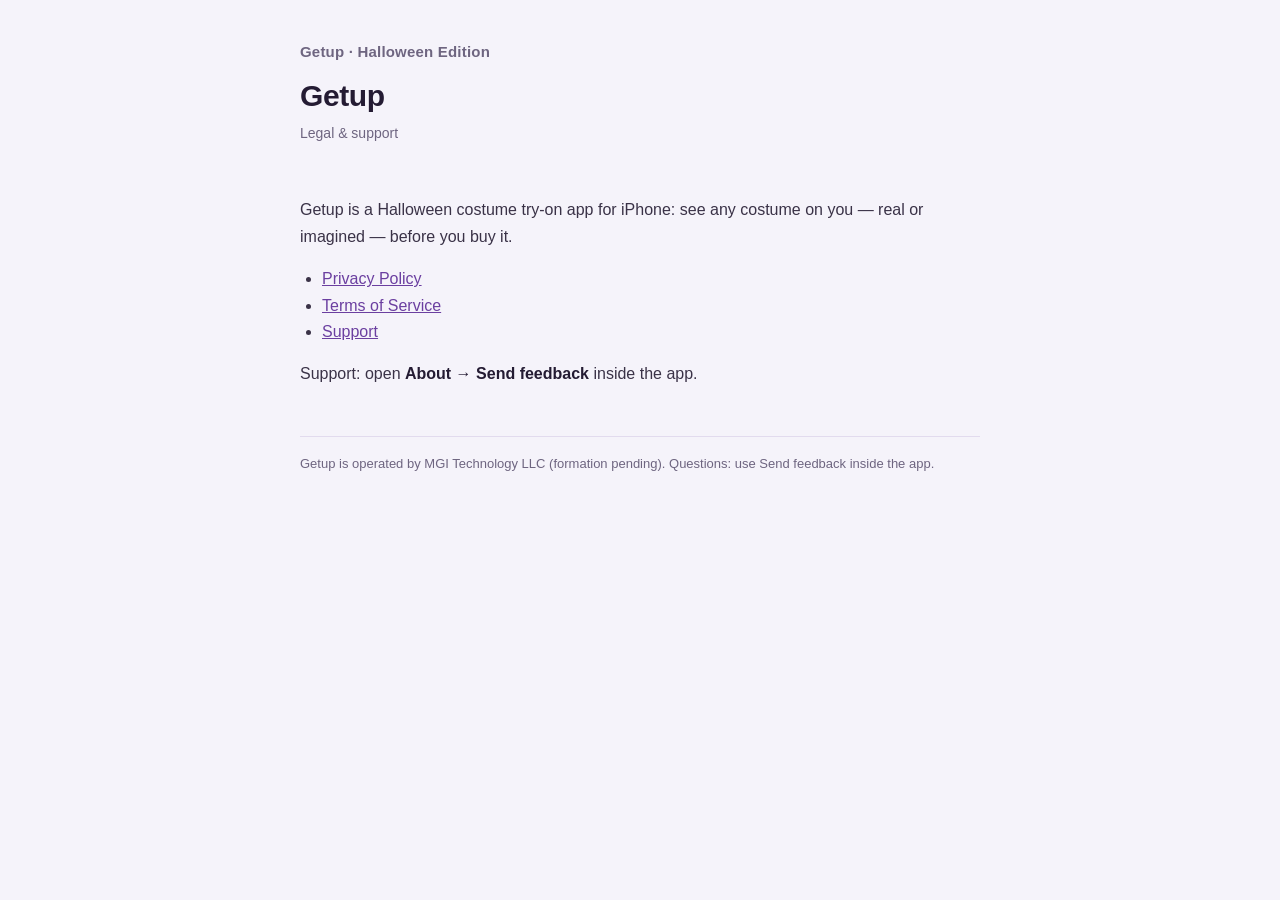
<file: index.html>
<!DOCTYPE html>
<html lang="en">
<head>
<meta charset="utf-8">
<meta name="viewport" content="width=device-width, initial-scale=1">
<title>Getup — Getup</title>
<link rel="stylesheet" href="style.css">
</head>
<body>
<main>
<header>
<div class="brand"><a href="index.html">Getup</a> · Halloween Edition</div>
<h1>Getup</h1>
<div class="date">Legal &amp; support</div>
</header>
<p>Getup is a Halloween costume try-on app for iPhone: see any costume on
you — real or imagined — before you buy it.</p>
<ul>
<li><a href="privacy.html">Privacy Policy</a></li>
<li><a href="terms.html">Terms of Service</a></li>
<li><a href="support.html">Support</a></li>
</ul>
<p>Support: open <strong>About → Send feedback</strong> inside the app.</p>
</main>
<footer>Getup is operated by MGI Technology LLC (formation pending). Questions: use Send feedback inside the app.</footer>
</body>
</html>
</file>
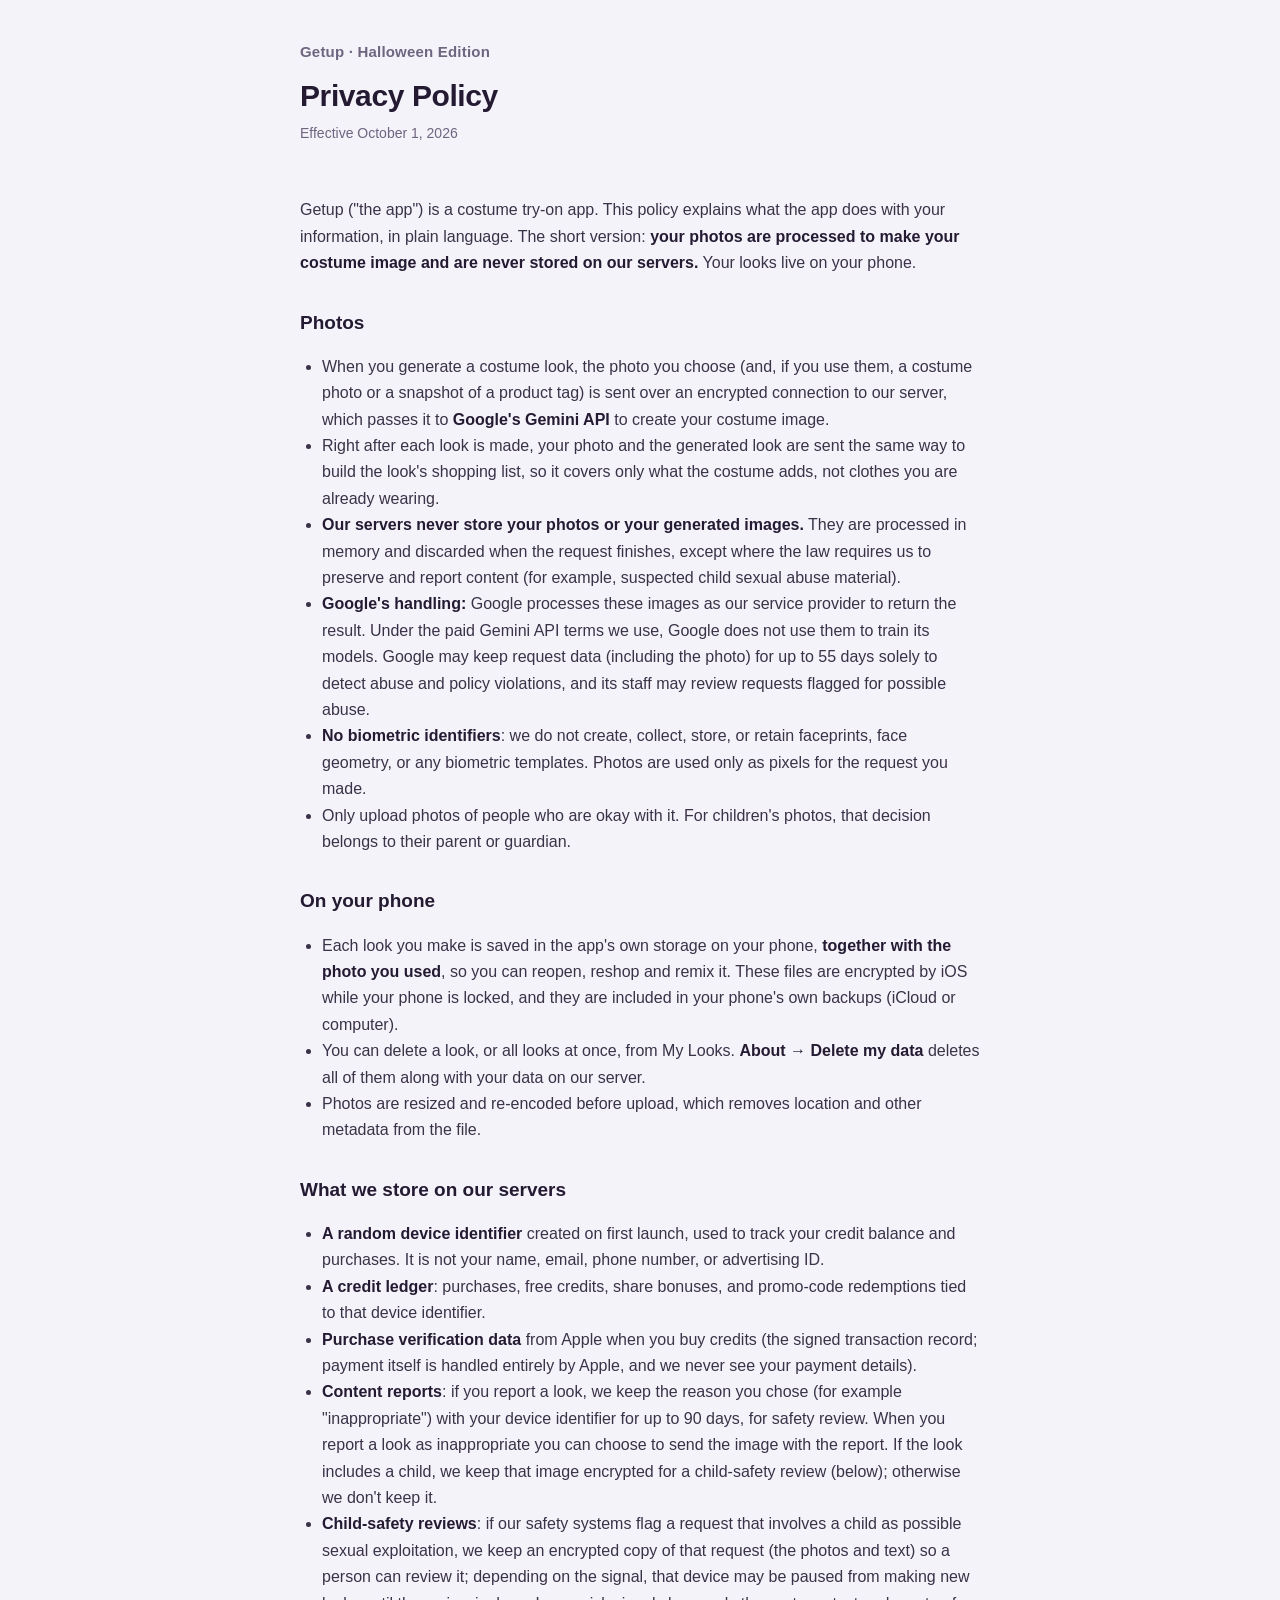
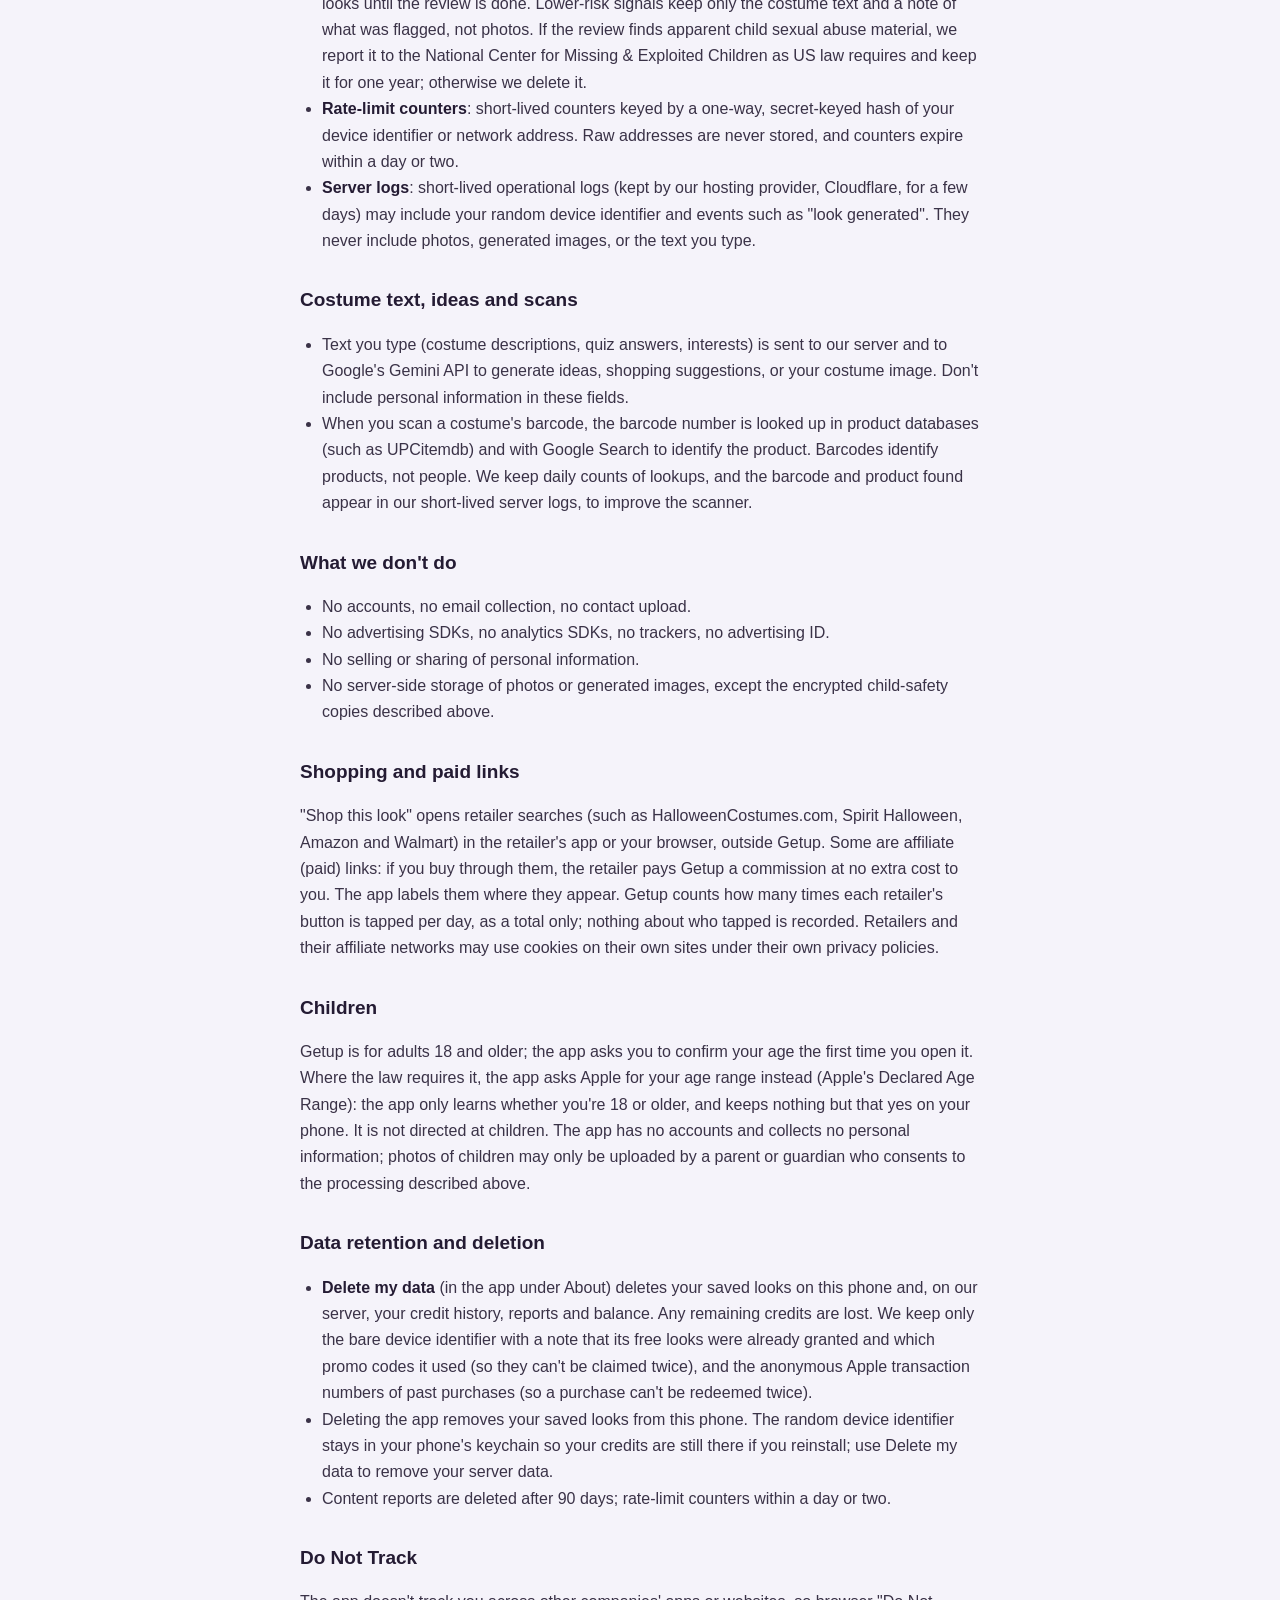
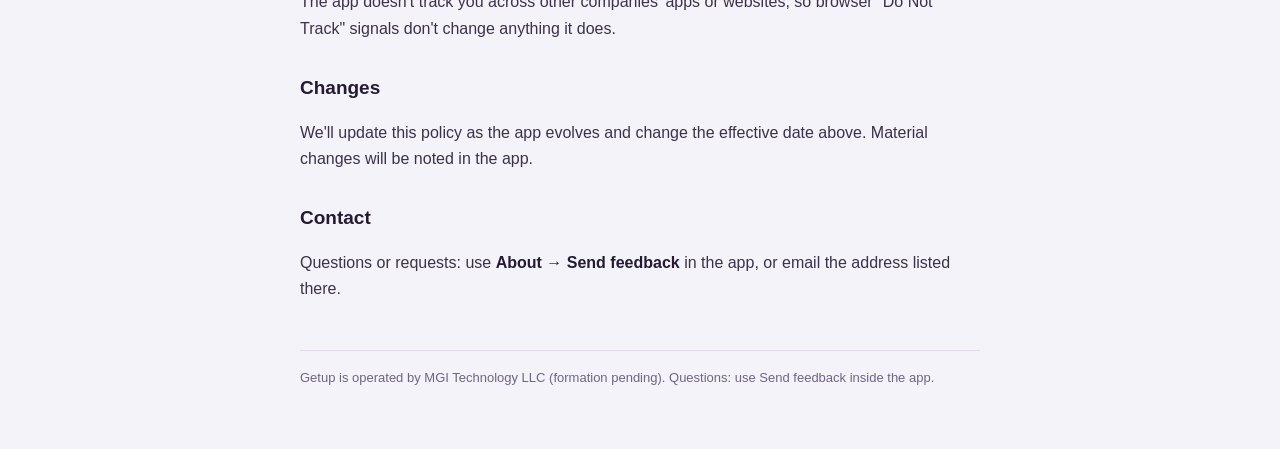
<file: privacy.html>
<!DOCTYPE html>
<html lang="en">
<head>
<meta charset="utf-8">
<meta name="viewport" content="width=device-width, initial-scale=1">
<title>Privacy Policy — Getup</title>
<link rel="stylesheet" href="style.css">
</head>
<body>
<main>
<header>
<div class="brand"><a href="index.html">Getup</a> · Halloween Edition</div>
<h1>Privacy Policy</h1>
<div class="date">Effective October 1, 2026</div>
</header>
<p>Getup ("the app") is a costume try-on app. This policy explains what the app does with your information, in plain language. The short version: <strong>your photos are processed to make your costume image and are never stored on our servers.</strong> Your looks live on your phone.</p>
<h2>Photos</h2>
<ul>
<li>When you generate a costume look, the photo you choose (and, if you use them, a costume photo or a snapshot of a product tag) is sent over an encrypted connection to our server, which passes it to <strong>Google's Gemini API</strong> to create your costume image.</li>
<li>Right after each look is made, your photo and the generated look are sent the same way to build the look's shopping list, so it covers only what the costume adds, not clothes you are already wearing.</li>
<li><strong>Our servers never store your photos or your generated images.</strong> They are processed in memory and discarded when the request finishes, except where the law requires us to preserve and report content (for example, suspected child sexual abuse material).</li>
<li><strong>Google's handling:</strong> Google processes these images as our service provider to return the result. Under the paid Gemini API terms we use, Google does not use them to train its models. Google may keep request data (including the photo) for up to 55 days solely to detect abuse and policy violations, and its staff may review requests flagged for possible abuse.</li>
<li><strong>No biometric identifiers</strong>: we do not create, collect, store, or retain faceprints, face geometry, or any biometric templates. Photos are used only as pixels for the request you made.</li>
<li>Only upload photos of people who are okay with it. For children's photos, that decision belongs to their parent or guardian.</li>
</ul>
<h2>On your phone</h2>
<ul>
<li>Each look you make is saved in the app's own storage on your phone, <strong>together with the photo you used</strong>, so you can reopen, reshop and remix it. These files are encrypted by iOS while your phone is locked, and they are included in your phone's own backups (iCloud or computer).</li>
<li>You can delete a look, or all looks at once, from My Looks. <strong>About → Delete my data</strong> deletes all of them along with your data on our server.</li>
<li>Photos are resized and re-encoded before upload, which removes location and other metadata from the file.</li>
</ul>
<h2>What we store on our servers</h2>
<ul>
<li><strong>A random device identifier</strong> created on first launch, used to track your credit balance and purchases. It is not your name, email, phone number, or advertising ID.</li>
<li><strong>A credit ledger</strong>: purchases, free credits, share bonuses, and promo-code redemptions tied to that device identifier.</li>
<li><strong>Purchase verification data</strong> from Apple when you buy credits (the signed transaction record; payment itself is handled entirely by Apple, and we never see your payment details).</li>
<li><strong>Content reports</strong>: if you report a look, we keep the reason you chose (for example "inappropriate") with your device identifier for up to 90 days, for safety review. When you report a look as inappropriate you can choose to send the image with the report. If the look includes a child, we keep that image encrypted for a child-safety review (below); otherwise we don't keep it.</li>
<li><strong>Child-safety reviews</strong>: if our safety systems flag a request that involves a child as possible sexual exploitation, we keep an encrypted copy of that request (the photos and text) so a person can review it; depending on the signal, that device may be paused from making new looks until the review is done. Lower-risk signals keep only the costume text and a note of what was flagged, not photos. If the review finds apparent child sexual abuse material, we report it to the National Center for Missing &amp; Exploited Children as US law requires and keep it for one year; otherwise we delete it.</li>
<li><strong>Rate-limit counters</strong>: short-lived counters keyed by a one-way, secret-keyed hash of your device identifier or network address. Raw addresses are never stored, and counters expire within a day or two.</li>
<li><strong>Server logs</strong>: short-lived operational logs (kept by our hosting provider, Cloudflare, for a few days) may include your random device identifier and events such as "look generated". They never include photos, generated images, or the text you type.</li>
</ul>
<h2>Costume text, ideas and scans</h2>
<ul>
<li>Text you type (costume descriptions, quiz answers, interests) is sent to our server and to Google's Gemini API to generate ideas, shopping suggestions, or your costume image. Don't include personal information in these fields.</li>
<li>When you scan a costume's barcode, the barcode number is looked up in product databases (such as UPCitemdb) and with Google Search to identify the product. Barcodes identify products, not people. We keep daily counts of lookups, and the barcode and product found appear in our short-lived server logs, to improve the scanner.</li>
</ul>
<h2>What we don't do</h2>
<ul>
<li>No accounts, no email collection, no contact upload.</li>
<li>No advertising SDKs, no analytics SDKs, no trackers, no advertising ID.</li>
<li>No selling or sharing of personal information.</li>
<li>No server-side storage of photos or generated images, except the encrypted child-safety copies described above.</li>
</ul>
<h2>Shopping and paid links</h2>
<p>"Shop this look" opens retailer searches (such as HalloweenCostumes.com, Spirit Halloween, Amazon and Walmart) in the retailer's app or your browser, outside Getup. Some are affiliate (paid) links: if you buy through them, the retailer pays Getup a commission at no extra cost to you. The app labels them where they appear. Getup counts how many times each retailer's button is tapped per day, as a total only; nothing about who tapped is recorded. Retailers and their affiliate networks may use cookies on their own sites under their own privacy policies.</p>
<h2>Children</h2>
<p>Getup is for adults 18 and older; the app asks you to confirm your age the first time you open it. Where the law requires it, the app asks Apple for your age range instead (Apple's Declared Age Range): the app only learns whether you're 18 or older, and keeps nothing but that yes on your phone. It is not directed at children. The app has no accounts and collects no personal information; photos of children may only be uploaded by a parent or guardian who consents to the processing described above.</p>
<h2>Data retention and deletion</h2>
<ul>
<li><strong>Delete my data</strong> (in the app under About) deletes your saved looks on this phone and, on our server, your credit history, reports and balance. Any remaining credits are lost. We keep only the bare device identifier with a note that its free looks were already granted and which promo codes it used (so they can't be claimed twice), and the anonymous Apple transaction numbers of past purchases (so a purchase can't be redeemed twice).</li>
<li>Deleting the app removes your saved looks from this phone. The random device identifier stays in your phone's keychain so your credits are still there if you reinstall; use Delete my data to remove your server data.</li>
<li>Content reports are deleted after 90 days; rate-limit counters within a day or two.</li>
</ul>
<h2>Do Not Track</h2>
<p>The app doesn't track you across other companies' apps or websites, so browser "Do Not Track" signals don't change anything it does.</p>
<h2>Changes</h2>
<p>We'll update this policy as the app evolves and change the effective date above. Material changes will be noted in the app.</p>
<h2>Contact</h2>
<p>Questions or requests: use <strong>About → Send feedback</strong> in the app, or email the address listed there.</p>
</main>
<footer>Getup is operated by MGI Technology LLC (formation pending). Questions: use Send feedback inside the app.</footer>
</body>
</html>
</file>
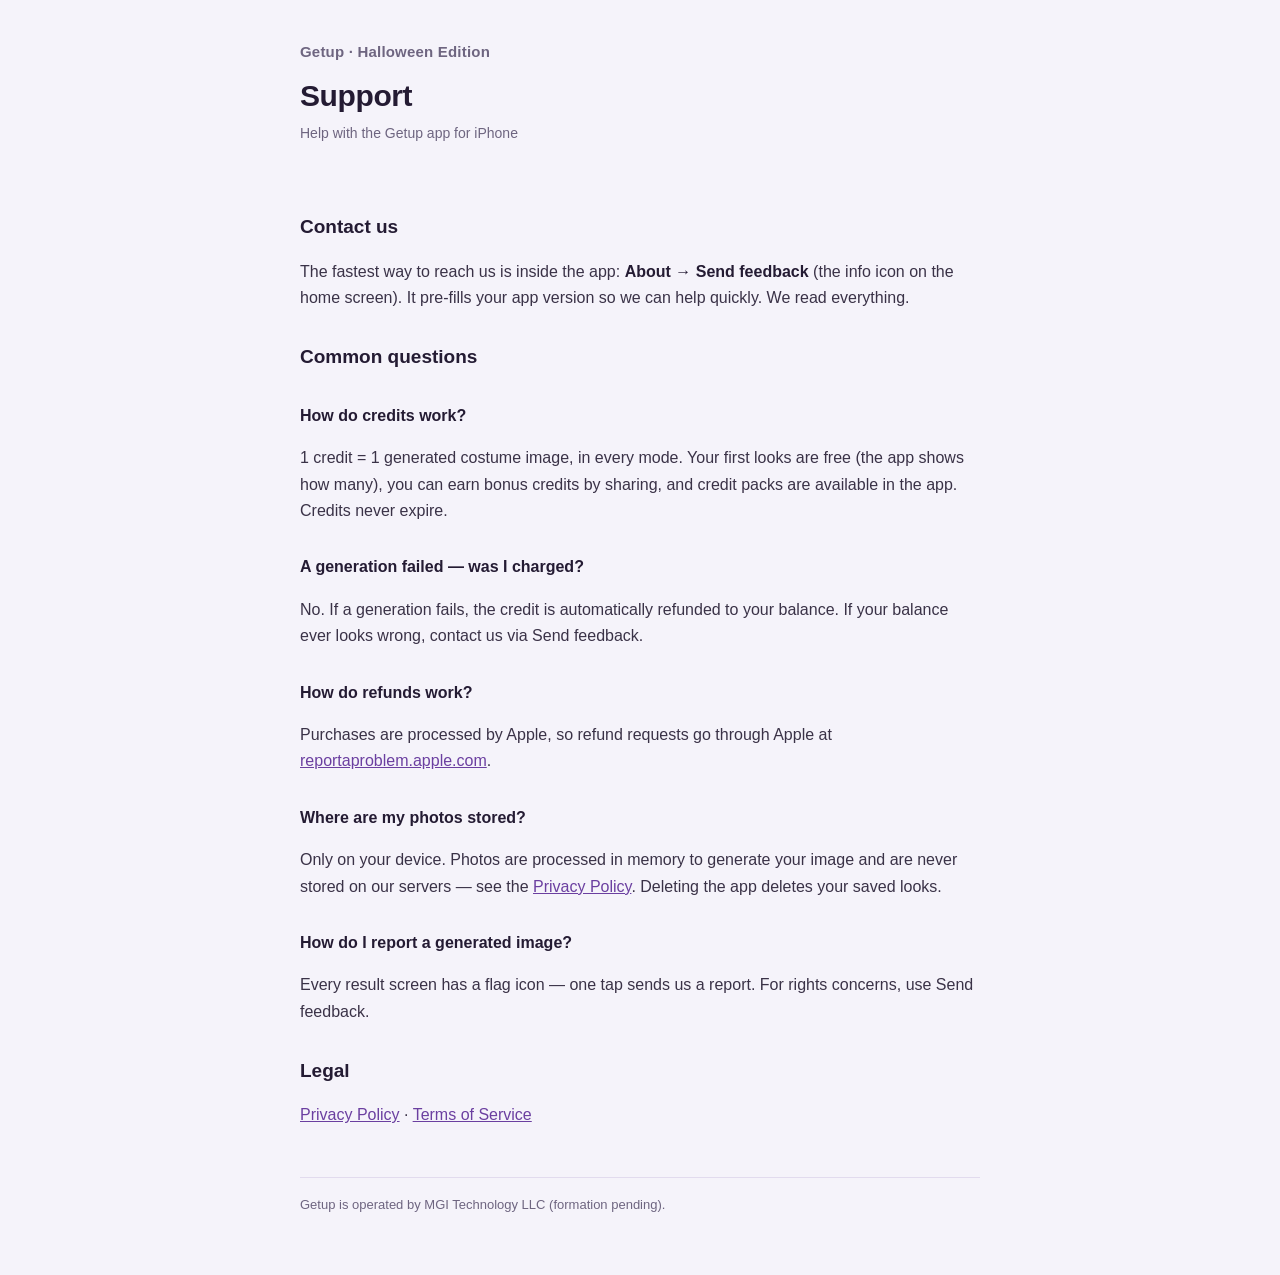
<file: support.html>
<!DOCTYPE html>
<html lang="en">
<head>
<meta charset="utf-8">
<meta name="viewport" content="width=device-width, initial-scale=1">
<title>Support — Getup</title>
<link rel="stylesheet" href="style.css">
</head>
<body>
<main>
<header>
<div class="brand"><a href="index.html">Getup</a> · Halloween Edition</div>
<h1>Support</h1>
<div class="date">Help with the Getup app for iPhone</div>
</header>

<h2>Contact us</h2>
<p>The fastest way to reach us is inside the app: <strong>About → Send
feedback</strong> (the info icon on the home screen). It pre-fills your app
version so we can help quickly. We read everything.</p>

<h2>Common questions</h2>

<h2 style="font-size:16px">How do credits work?</h2>
<p>1 credit = 1 generated costume image, in every mode. Your first looks
are free (the app shows how many), you can earn bonus credits by sharing,
and credit packs are available in the app. Credits never expire.</p>

<h2 style="font-size:16px">A generation failed — was I charged?</h2>
<p>No. If a generation fails, the credit is automatically refunded to your
balance. If your balance ever looks wrong, contact us via Send feedback.</p>

<h2 style="font-size:16px">How do refunds work?</h2>
<p>Purchases are processed by Apple, so refund requests go through Apple at
<a href="https://reportaproblem.apple.com">reportaproblem.apple.com</a>.</p>

<h2 style="font-size:16px">Where are my photos stored?</h2>
<p>Only on your device. Photos are processed in memory to generate your
image and are never stored on our servers — see the
<a href="privacy.html">Privacy Policy</a>. Deleting the app deletes your
saved looks.</p>

<h2 style="font-size:16px">How do I report a generated image?</h2>
<p>Every result screen has a flag icon — one tap sends us a report. For
rights concerns, use Send feedback.</p>

<h2>Legal</h2>
<p><a href="privacy.html">Privacy Policy</a> · <a href="terms.html">Terms of
Service</a></p>
</main>
<footer>Getup is operated by MGI Technology LLC (formation pending). </footer>
</body>
</html>
</file>
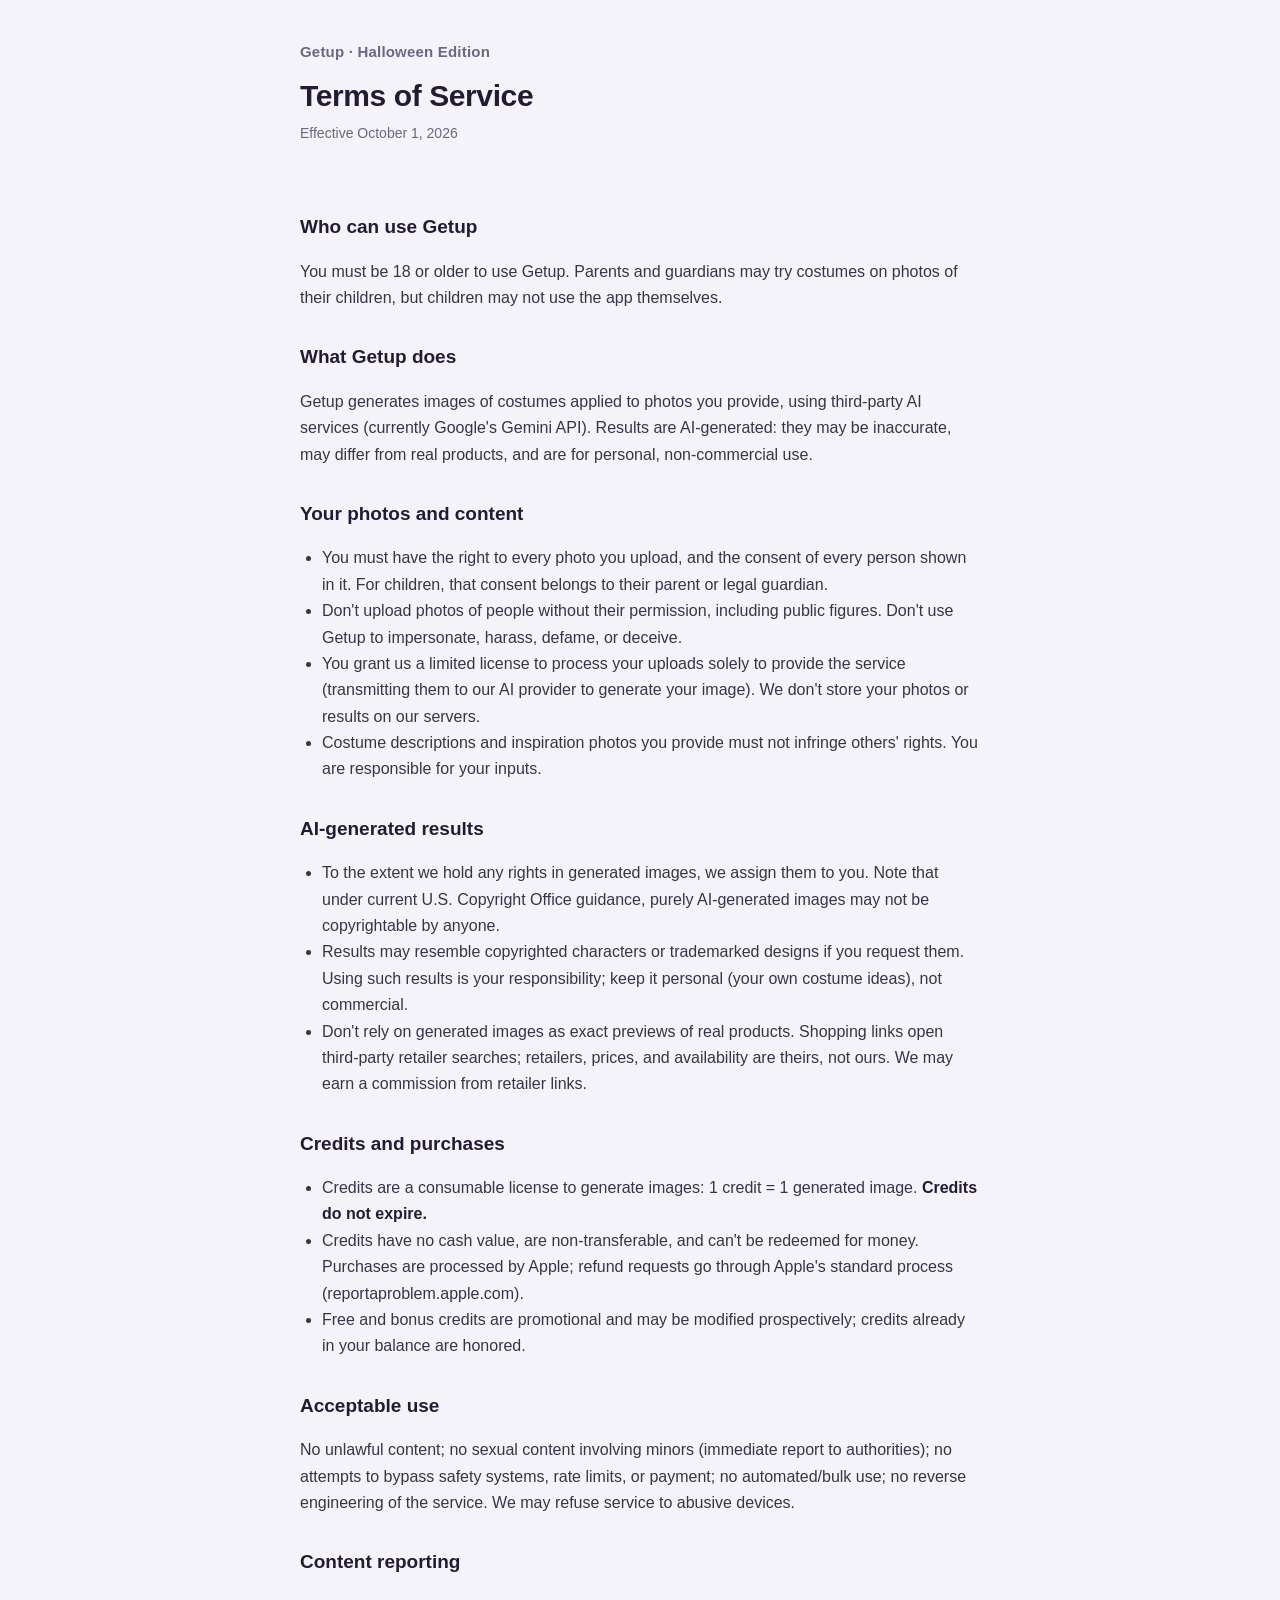
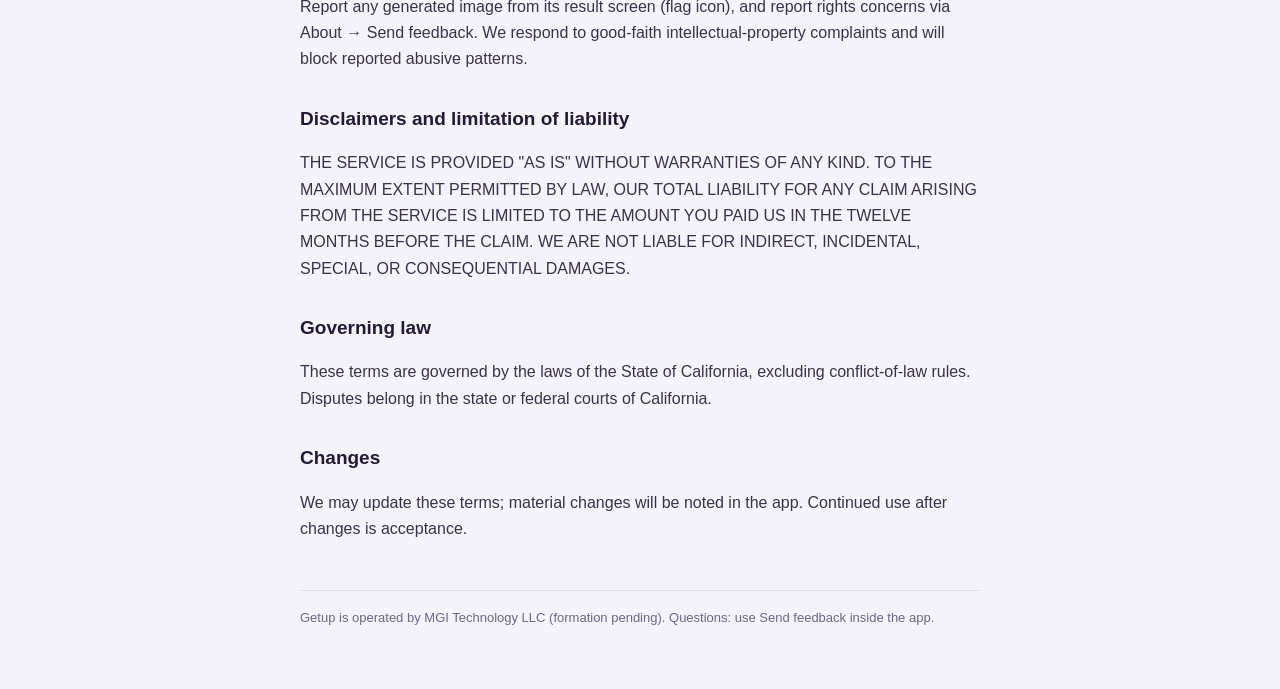
<file: terms.html>
<!DOCTYPE html>
<html lang="en">
<head>
<meta charset="utf-8">
<meta name="viewport" content="width=device-width, initial-scale=1">
<title>Terms of Service — Getup</title>
<link rel="stylesheet" href="style.css">
</head>
<body>
<main>
<header>
<div class="brand"><a href="index.html">Getup</a> · Halloween Edition</div>
<h1>Terms of Service</h1>
<div class="date">Effective October 1, 2026</div>
</header>

<h2>Who can use Getup</h2>
<p>You must be 18 or older to use Getup. Parents and guardians may try costumes on photos of their children, but children may not use the app themselves.</p>
<h2>What Getup does</h2>
<p>Getup generates images of costumes applied to photos you provide, using third-party AI services (currently Google's Gemini API). Results are AI-generated: they may be inaccurate, may differ from real products, and are for personal, non-commercial use.</p>
<h2>Your photos and content</h2>
<ul>
<li>You must have the right to every photo you upload, and the consent of every person shown in it. For children, that consent belongs to their parent or legal guardian.</li>
<li>Don't upload photos of people without their permission, including public figures. Don't use Getup to impersonate, harass, defame, or deceive.</li>
<li>You grant us a limited license to process your uploads solely to provide the service (transmitting them to our AI provider to generate your image). We don't store your photos or results on our servers.</li>
<li>Costume descriptions and inspiration photos you provide must not infringe others' rights. You are responsible for your inputs.</li>
</ul>
<h2>AI-generated results</h2>
<ul>
<li>To the extent we hold any rights in generated images, we assign them to you. Note that under current U.S. Copyright Office guidance, purely AI-generated images may not be copyrightable by anyone.</li>
<li>Results may resemble copyrighted characters or trademarked designs if you request them. Using such results is your responsibility; keep it personal (your own costume ideas), not commercial.</li>
<li>Don't rely on generated images as exact previews of real products. Shopping links open third-party retailer searches; retailers, prices, and availability are theirs, not ours. We may earn a commission from retailer links.</li>
</ul>
<h2>Credits and purchases</h2>
<ul>
<li>Credits are a consumable license to generate images: 1 credit = 1 generated image. <strong>Credits do not expire.</strong></li>
<li>Credits have no cash value, are non-transferable, and can't be redeemed for money. Purchases are processed by Apple; refund requests go through Apple's standard process (reportaproblem.apple.com).</li>
<li>Free and bonus credits are promotional and may be modified prospectively; credits already in your balance are honored.</li>
</ul>
<h2>Acceptable use</h2>
<p>No unlawful content; no sexual content involving minors (immediate report to authorities); no attempts to bypass safety systems, rate limits, or payment; no automated/bulk use; no reverse engineering of the service. We may refuse service to abusive devices.</p>
<h2>Content reporting</h2>
<p>Report any generated image from its result screen (flag icon), and report rights concerns via About → Send feedback. We respond to good-faith intellectual-property complaints and will block reported abusive patterns.</p>
<h2>Disclaimers and limitation of liability</h2>
<p>THE SERVICE IS PROVIDED "AS IS" WITHOUT WARRANTIES OF ANY KIND. TO THE MAXIMUM EXTENT PERMITTED BY LAW, OUR TOTAL LIABILITY FOR ANY CLAIM ARISING FROM THE SERVICE IS LIMITED TO THE AMOUNT YOU PAID US IN THE TWELVE MONTHS BEFORE THE CLAIM. WE ARE NOT LIABLE FOR INDIRECT, INCIDENTAL, SPECIAL, OR CONSEQUENTIAL DAMAGES.</p>
<h2>Governing law</h2>
<p>These terms are governed by the laws of the State of California, excluding conflict-of-law rules. Disputes belong in the state or federal courts of California.</p>
<h2>Changes</h2>
<p>We may update these terms; material changes will be noted in the app. Continued use after changes is acceptance.</p>
</main>
<footer>Getup is operated by MGI Technology LLC (formation pending). Questions: use Send feedback inside the app.</footer>
</body>
</html>
</file>
<file: style.css>
:root { --ink:#241B33; --mist:#6E6580; --accent:#6B3FA0; --ground:#F5F3FA; }
* { box-sizing:border-box; }
body { margin:0; padding:0 16px 60px; background:var(--ground); color:var(--ink);
  font: 16px/1.65 -apple-system, "Segoe UI", Helvetica, Arial, sans-serif; }
main { max-width: 680px; margin: 0 auto; }
header { padding: 40px 0 8px; }
.brand { font-weight: 800; font-size: 15px; color: var(--mist); letter-spacing:.2px; }
.brand a { color: var(--mist); text-decoration: none; }
h1 { font-size: 30px; font-weight: 800; letter-spacing:-.4px; margin: 6px 0 2px; }
.date { color: var(--mist); font-size: 14px; margin-bottom: 28px; }
h2 { font-size: 19px; font-weight: 700; margin: 30px 0 6px; }
p, li { color:#3a3247; }
strong { color: var(--ink); }
ul { padding-left: 22px; }
a { color: var(--accent); }
footer { max-width:680px; margin: 48px auto 0; color: var(--mist); font-size: 13px;
  border-top: 1px solid #6B3FA022; padding-top: 16px; }
@media (prefers-color-scheme: dark) {
  :root { --ink:#F4F1F8; --mist:#A79FBF; --accent:#C9A6F2; --ground:#171226; }
  p, li { color:#CDC7DB; }
  footer { border-top-color:#ffffff1c; }
}
</file>
